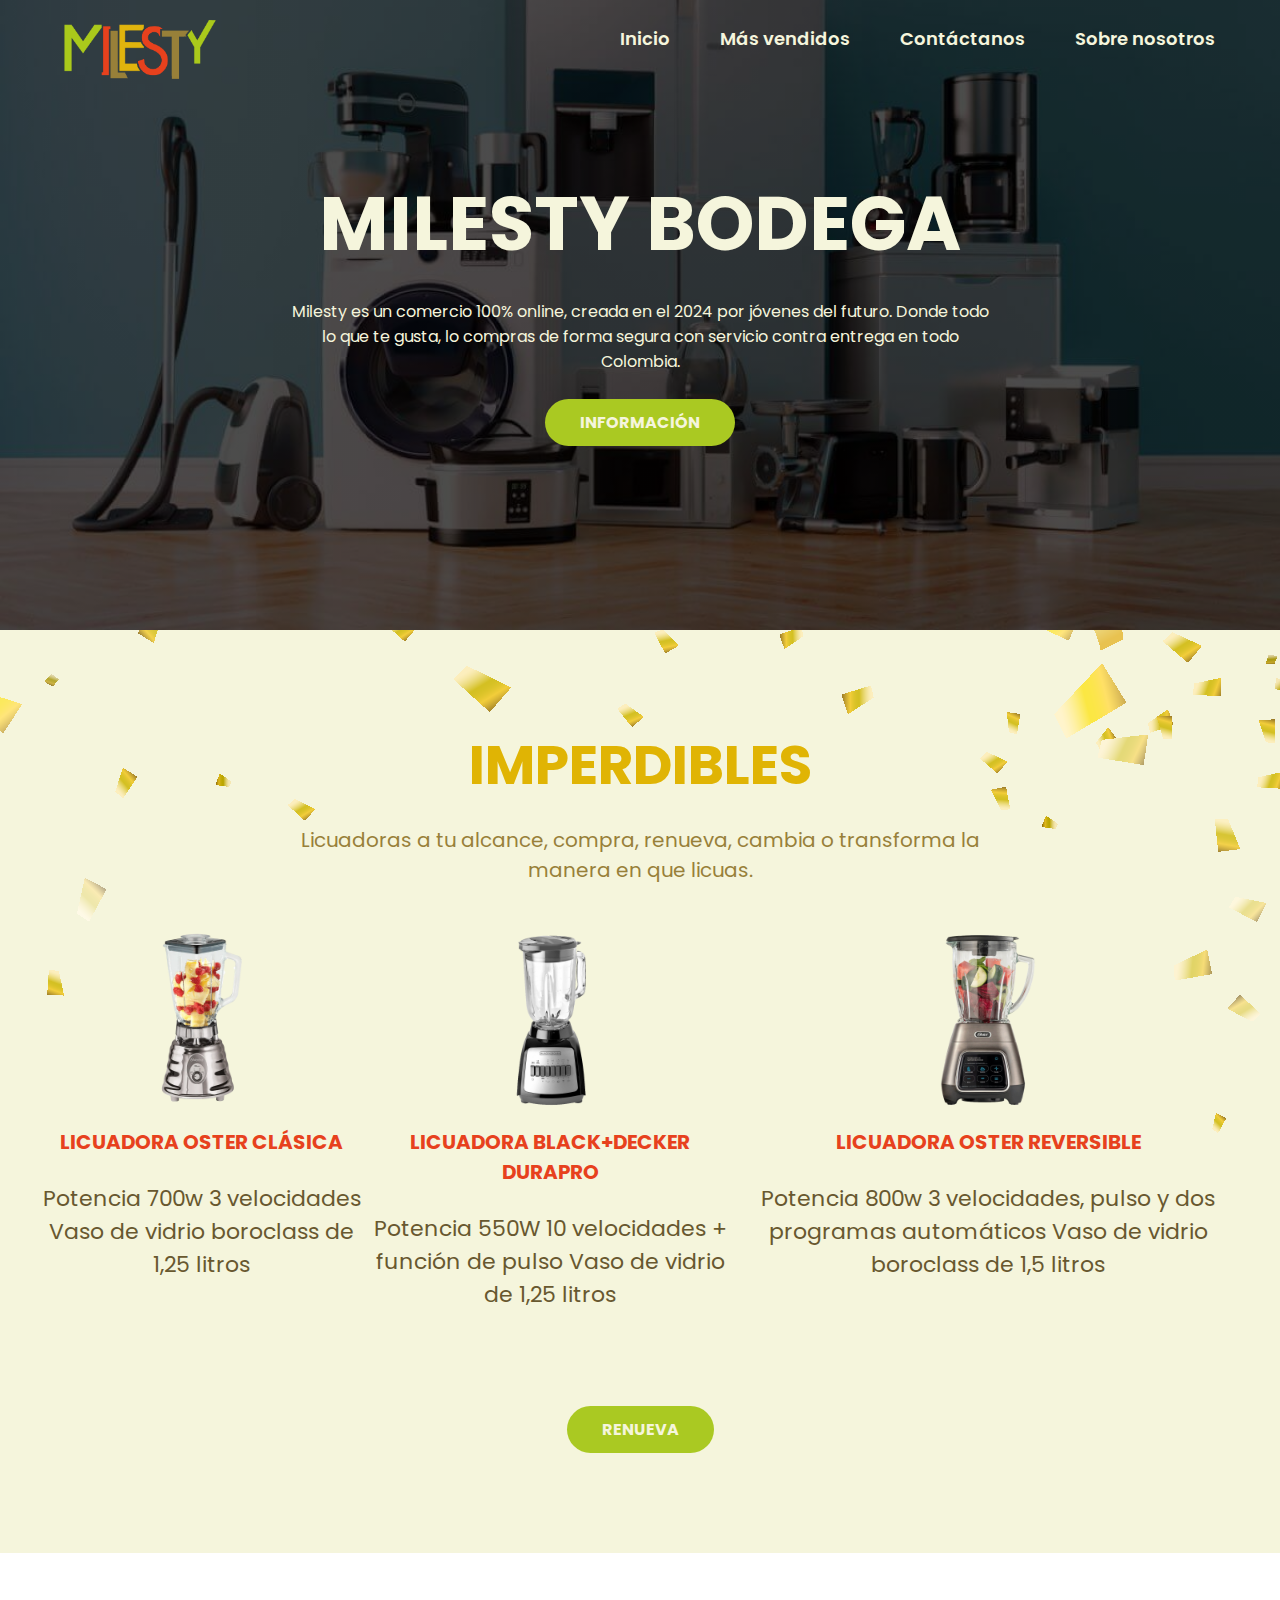
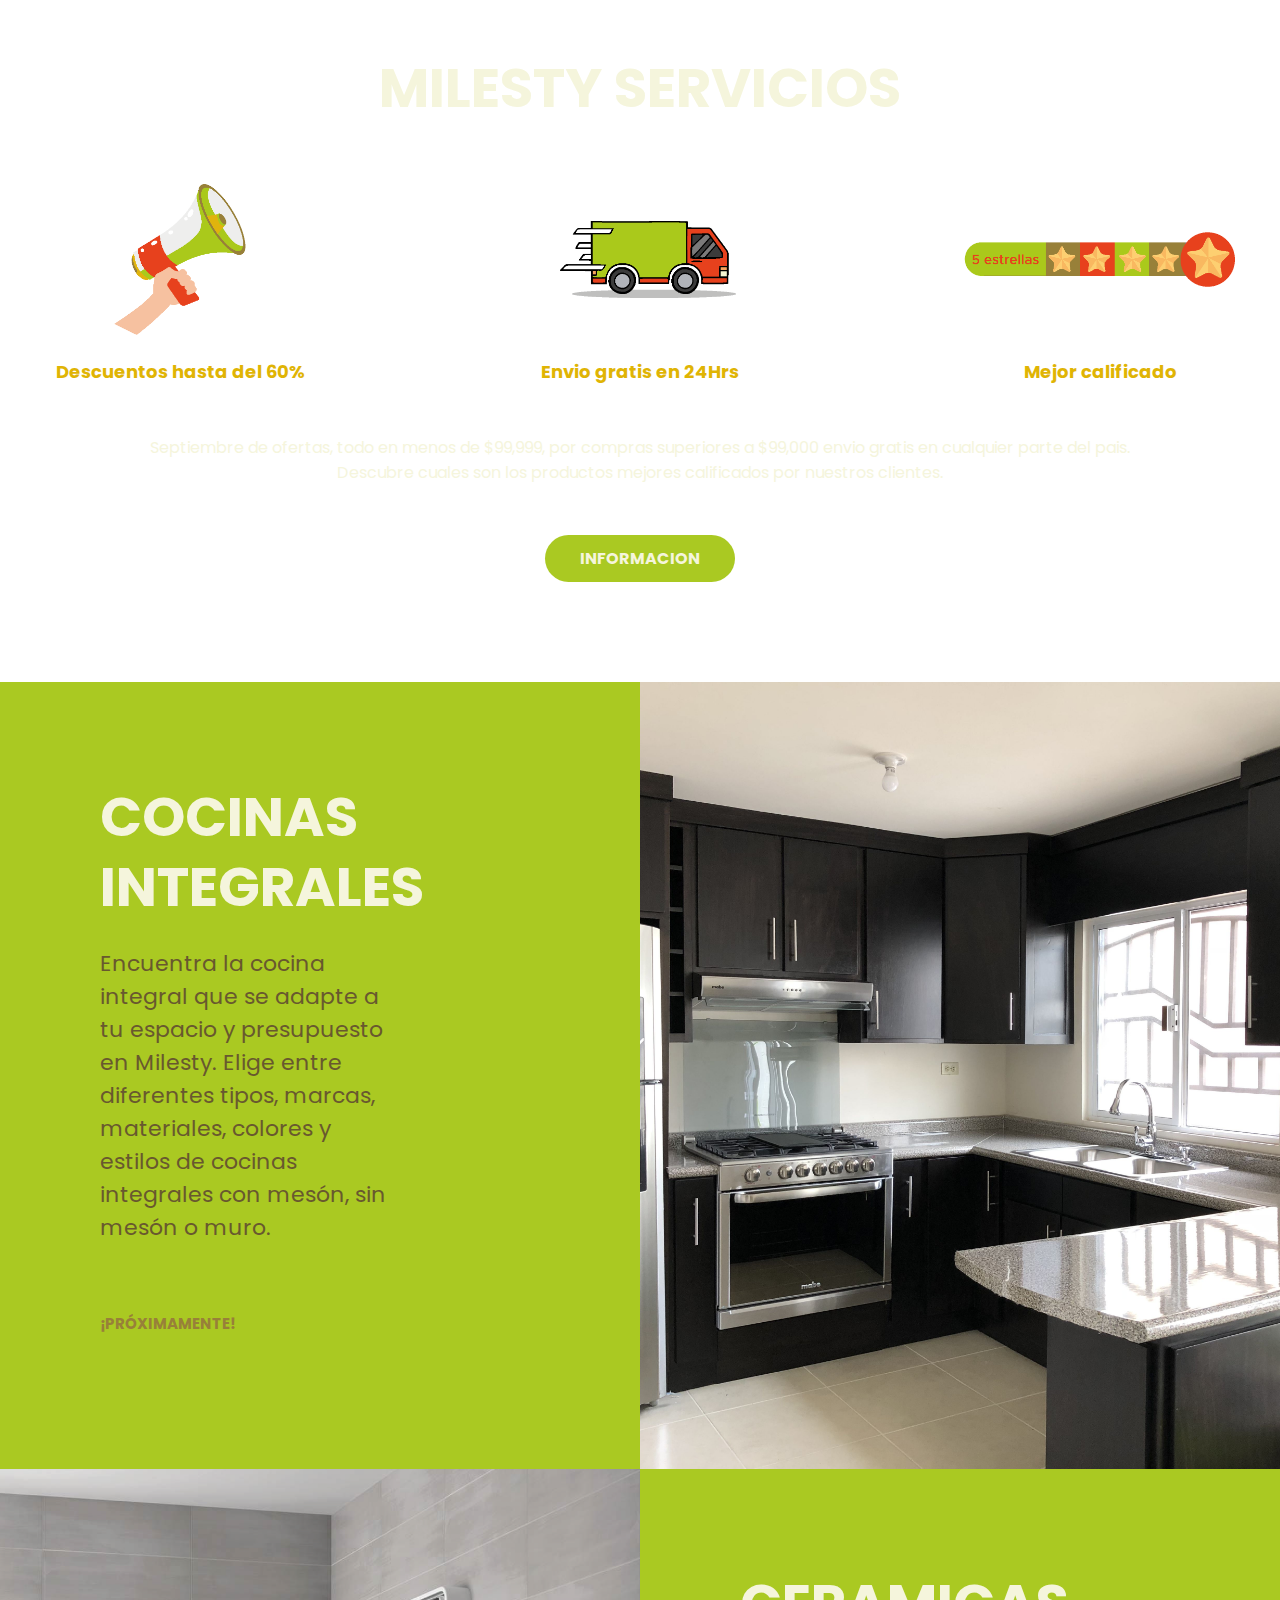
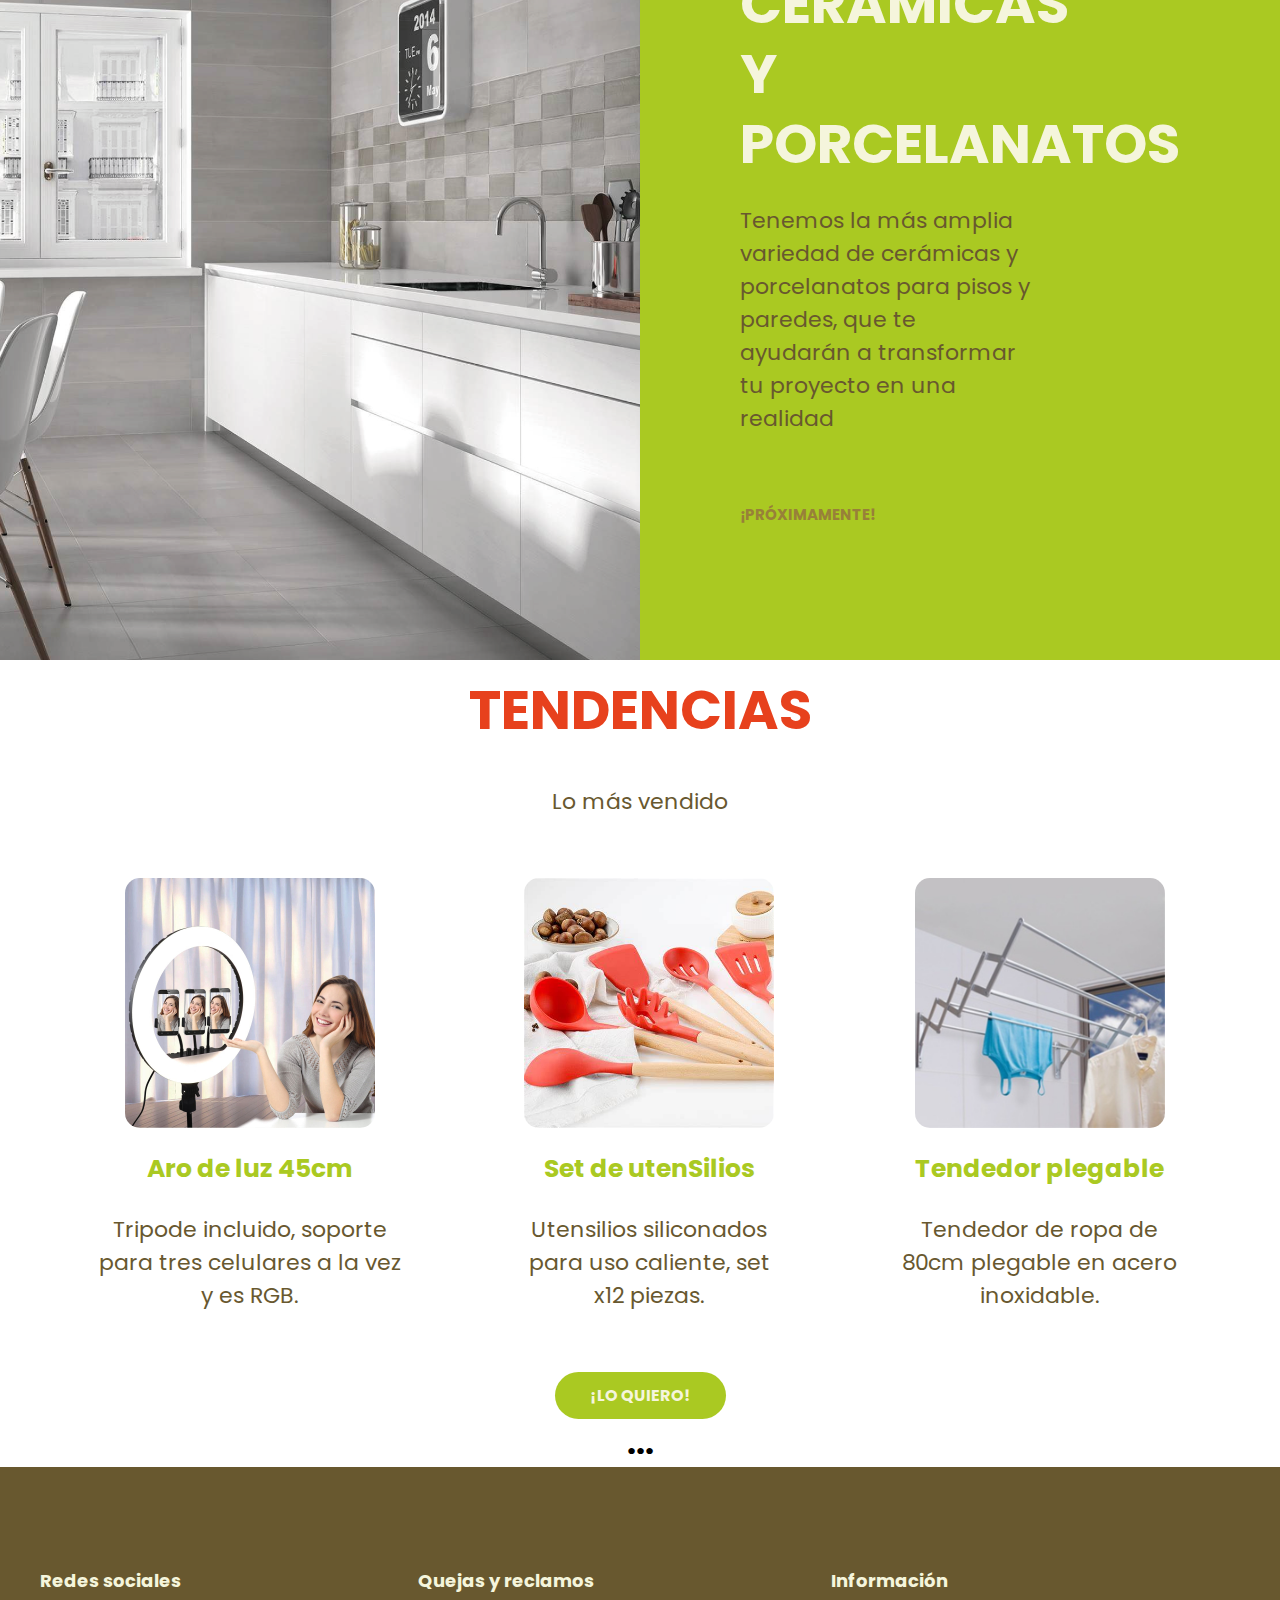
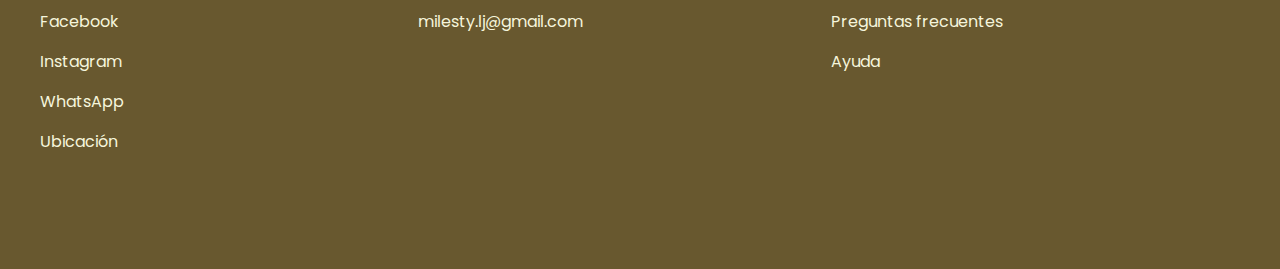
<file: index.html>
<!DOCTYPE html>
    <html lang="es">
    <head>
        <meta charset="UTF-8">
        <meta name="viewport" content="width=device-width, initial-scale=1.0">
        <meta name="description" content="Milesty bodega productos para el hogar y para tu comodidad, contraentrega en todo Colombia. Tienda online">
        <title>Milesty</title>
        <link rel="stylesheet" type="text/css" href="css/styles.css">
        <link rel="shortcut icon" href="images/ms.png">
    </head>

    <body>
    <header class="header">
        <div class="menu container">
            <a href="#" class="logo"> </a>
            <img class="milestylo-img" src="images/logo-14.png" alt="">
            <input type="checkbox" id="menu">
            <label for="menu">
                <img src="images/menu.png" class="menu-icono" alt="">
            </label>
            <nav class="navbar">
                <ul>
                    <li><a href="../index.html">Inicio</a></li>
                    <li><a href="pages/catalogo/catalogo.html">Más vendidos</a></li>
                    <li><a href="pages/contactanos/contactanos.html">Contáctanos</a></li>
                    <li><a href="pages/sobrenosotros/sobrenosotros.html">Sobre nosotros</a></li>
                </ul>
            </nav>
        </div>

        <div class="header-content container">
            <h1>Milesty bodega</h1>
            <p>Milesty es un comercio 100% online, creada en el 2024 por jóvenes del futuro.
                Donde todo lo que te gusta, lo compras de forma segura con servicio contra entrega en todo Colombia.
                </p>
            <a href="pages/sobrenosotros/sobrenosotros.html" class="btn-1"><h4>Información</h4> </a>
        </div>
    </header>

    <section class="milesty">

        <img class="milesty-img" src="images/confeti-01.png" alt="">

        <div class="milesty-content container">

            <h2> IMPERDIBLES</h2>
            <p class="txt-p">
                Licuadoras a tu alcance, compra, renueva, cambia o transforma la manera en que licuas.
             </p>

             <div class="milesty-group">
                <div class="milesty-1">
                    <img src="images/p1.webp" alt="">
                    <h3>LICUADORA OSTER CLÁSICA </h3>
                    <p>Potencia 700w
                        3 velocidades
                        Vaso de vidrio boroclass de 1,25 litros
                        </p>
                </div>
                <div class="milesty-1">
                    <img src="images/p2.jpg" alt="">
                    <h3>LICUADORA BLACK+DECKER DURAPRO</h3>
                    <p>Potencia 550W
                        10 velocidades + función de pulso
                        Vaso de vidrio de 1,25 litros
                        </p>
                </div>
                <div class="milesty-1">
                    <img src="images/p3.png" alt="">
                    <h3>LICUADORA OSTER REVERSIBLE</h3>
                    <p>Potencia 800w 
                        
                        3 velocidades, pulso y dos programas automáticos
                        Vaso de vidrio boroclass de 1,5 litros
                        </p>
                </div>
             </div>
             <a href="#" class="btn-1"><h4>Renueva</h4></a>
        </div>
    </section>

    <main class="services">
        <div class="services-content container">
            <h2>Milesty servicios</h2>

            <div class="services-group">
                <div class="services-1">
                    <img src="images/bocina-16.png" alt="">
                    <h3>Descuentos hasta del 60%</h3>
                </div>
                <div class="services-1">
                    <img src="images/envio-16.png" alt="">
                    <h3>Envio gratis en 24Hrs</h3>
                </div>
                <div class="services-1">
                    <img src="images/calificaciones-16.png" alt="">
                    <h3>Mejor calificado</h3>
                </div>

            </div>
            <p>Septiembre de ofertas, todo en menos de $99,999, por compras superiores a $99,000 envio gratis en cualquier parte del pais. Descubre cuales son los productos mejores calificados por nuestros clientes.</p>
            <a href="pages/catalogo/catalogo.html" class="btn-1"><h4>Informacion</h4></a>
        </div>
    </main>

    <section class="general">
        <h2></h2>
        <div class="general-1">
            <h2>Cocinas integrales</h2>
            <p>Encuentra la cocina integral que se adapte a tu espacio y presupuesto en Milesty. Elige entre diferentes tipos, marcas, materiales, colores y estilos de cocinas integrales con mesón, sin mesón o muro. </p>
            <a href="#" class=""><h5>¡Próximamente!</h5></a>
        </div>
        <div class="general-2"></div>

    </section>

    <section class="general">
        <div class="general-3"></div>
        <div class="general-1">
            <h2>Ceramicas y porcelanatos</h2>
            <p>Tenemos la más amplia variedad de cerámicas y porcelanatos para pisos y paredes, que te ayudarán a transformar tu proyecto en una realidad </p>
            <a href="#" class=""><h5>¡Próximamente!</h5></a>
        </div>
    </section>    

    <section class="blog container">

        <h2>Tendencias</h2>
        <p>Lo más vendido</p>

        <div class="blog-content">
        <div class="blog-1">
             <img src="images/Aro.jpg" alt="">
             <h3>Aro de luz 45cm</h3>
             <p>Tripode incluido, soporte para tres celulares a la vez y es RGB.</p>
        </div>

        <div class="blog-1">
            <img src="images/utensilios.jpeg" alt="">
            <h3>Set de utenSilios</h3>
            <p>Utensilios siliconados para uso caliente, set x12 piezas.</p>
        </div>
        <div class="blog-1">
            <img src="images/Tendedor.jpg" alt="">
            <h3>Tendedor plegable</h3>
            <p>Tendedor de ropa de 80cm plegable en acero inoxidable.</p>
        </div>
    </div>
    </div>
    <a href="#" class="btn-1"><h4>¡Lo quiero!</h4></a>
    <h1>...</h1>
    </section>

    <footer class="footer">
        <div class="footer-content container">
            <div class="link">
                <h3> Redes sociales</h3>
                <ul>
                    <li><a href="https://www.facebook.com/milestyco">Facebook</a></li>
                    <li><a href="https://www.instagram.com/milesty_bodega">Instagram</a></li>
                    <li><a href="https://wa.link/28l7l3">WhatsApp</a></li>
                    <li><a href="https://maps.app.goo.gl/XaCfBWfVnbc6ke7T6">Ubicación</a></li>
                </ul>

            </div>
            <div class="link">
                <h3> Quejas y reclamos</h3>
                <ul>
                    <li><a href="#">milesty.lj@gmail.com</a></li>
                    <li><a href="#"></a></li>
                    <li><a href="#"></a></li>
                    <li><a href="#"></a></li>
                </ul>

            </div>
            <div class="link">
                <h3>Información </h3>
                <ul>
                    <li><a href="">Preguntas frecuentes</a></li>
                    <li><a href="#">Ayuda</a></li>
                    <li><a href="#"></a></li>
                    <li><a href="#"></a></li>
                </ul>

            </div>
            <div class="link">
                <h3></h3>
                <ul>
                    <li><a href="#"></a></li>
                    <li><a href="#"></a></li>
                    <li><a href="#"></a></li>
                    <li><a href="#"></a></li>
                </ul>

            </div>

        </div>
    </footer>
    
</body>
</html>
</file>
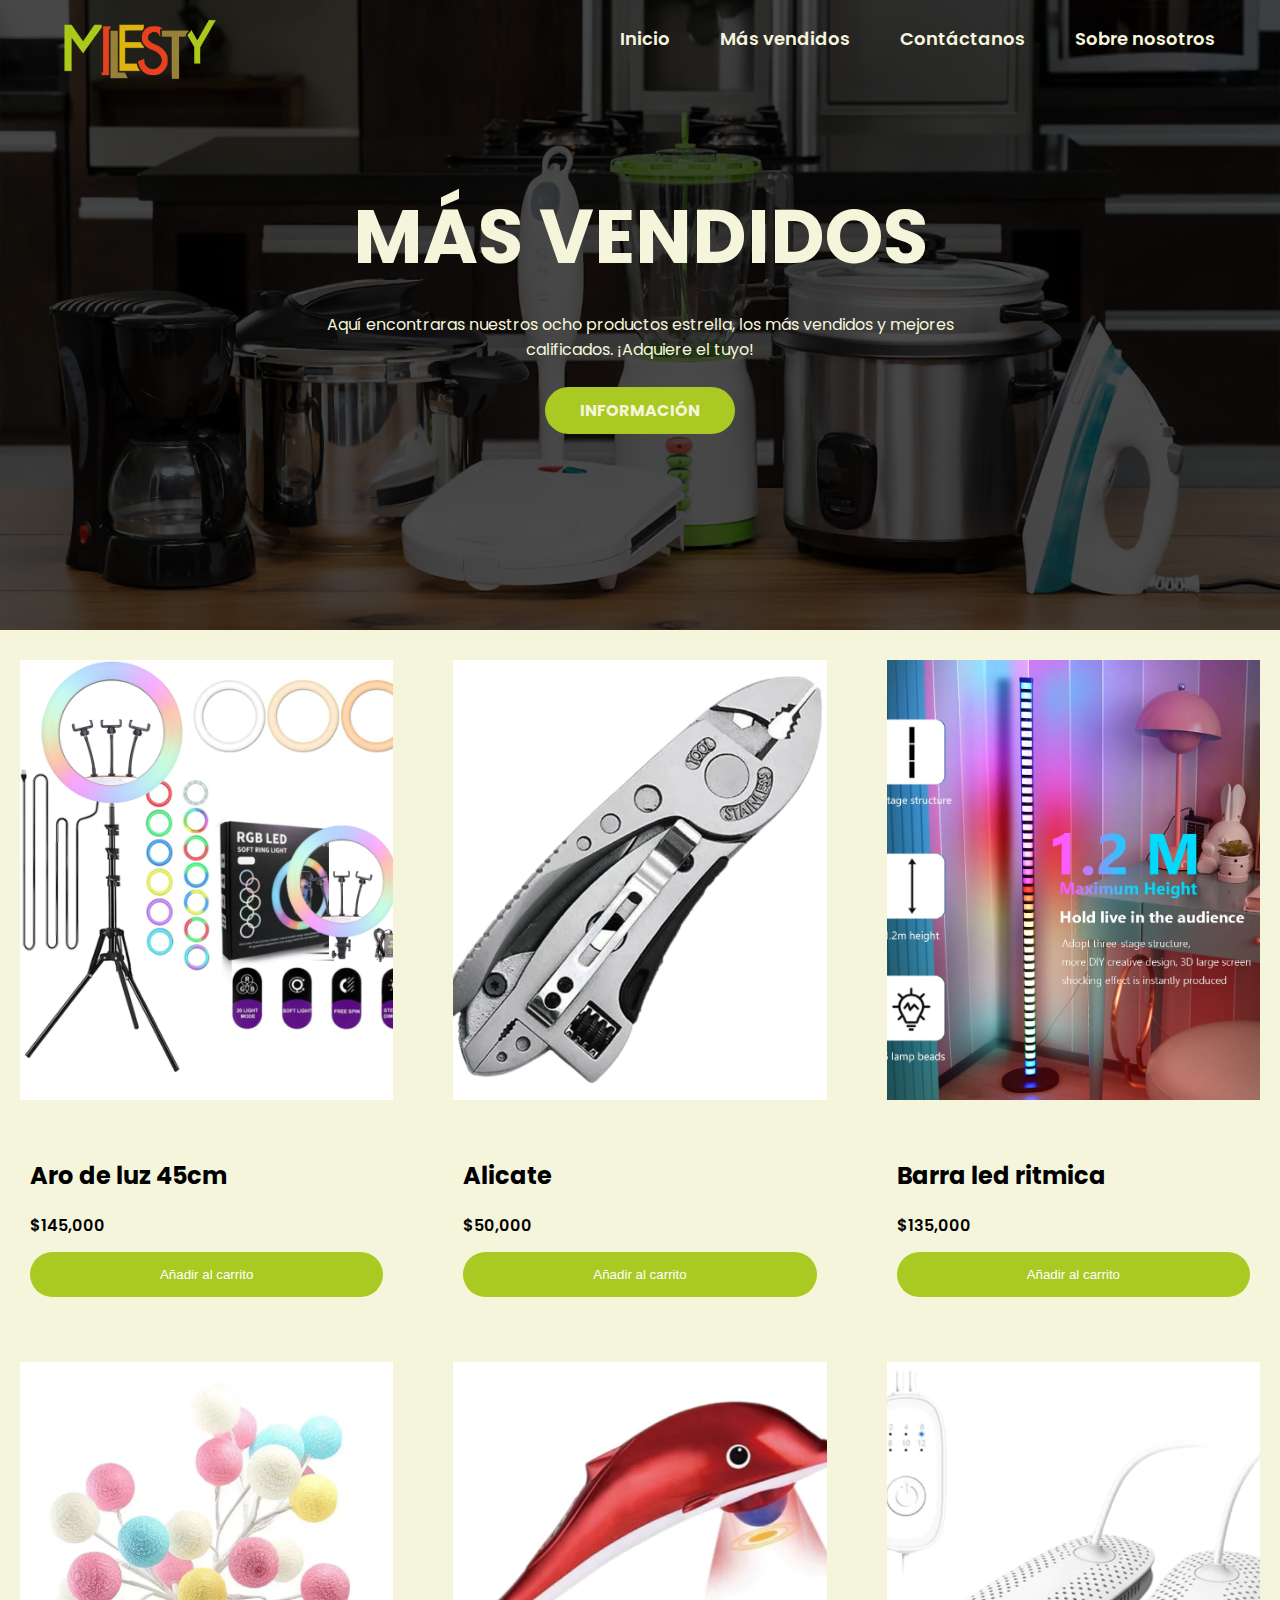
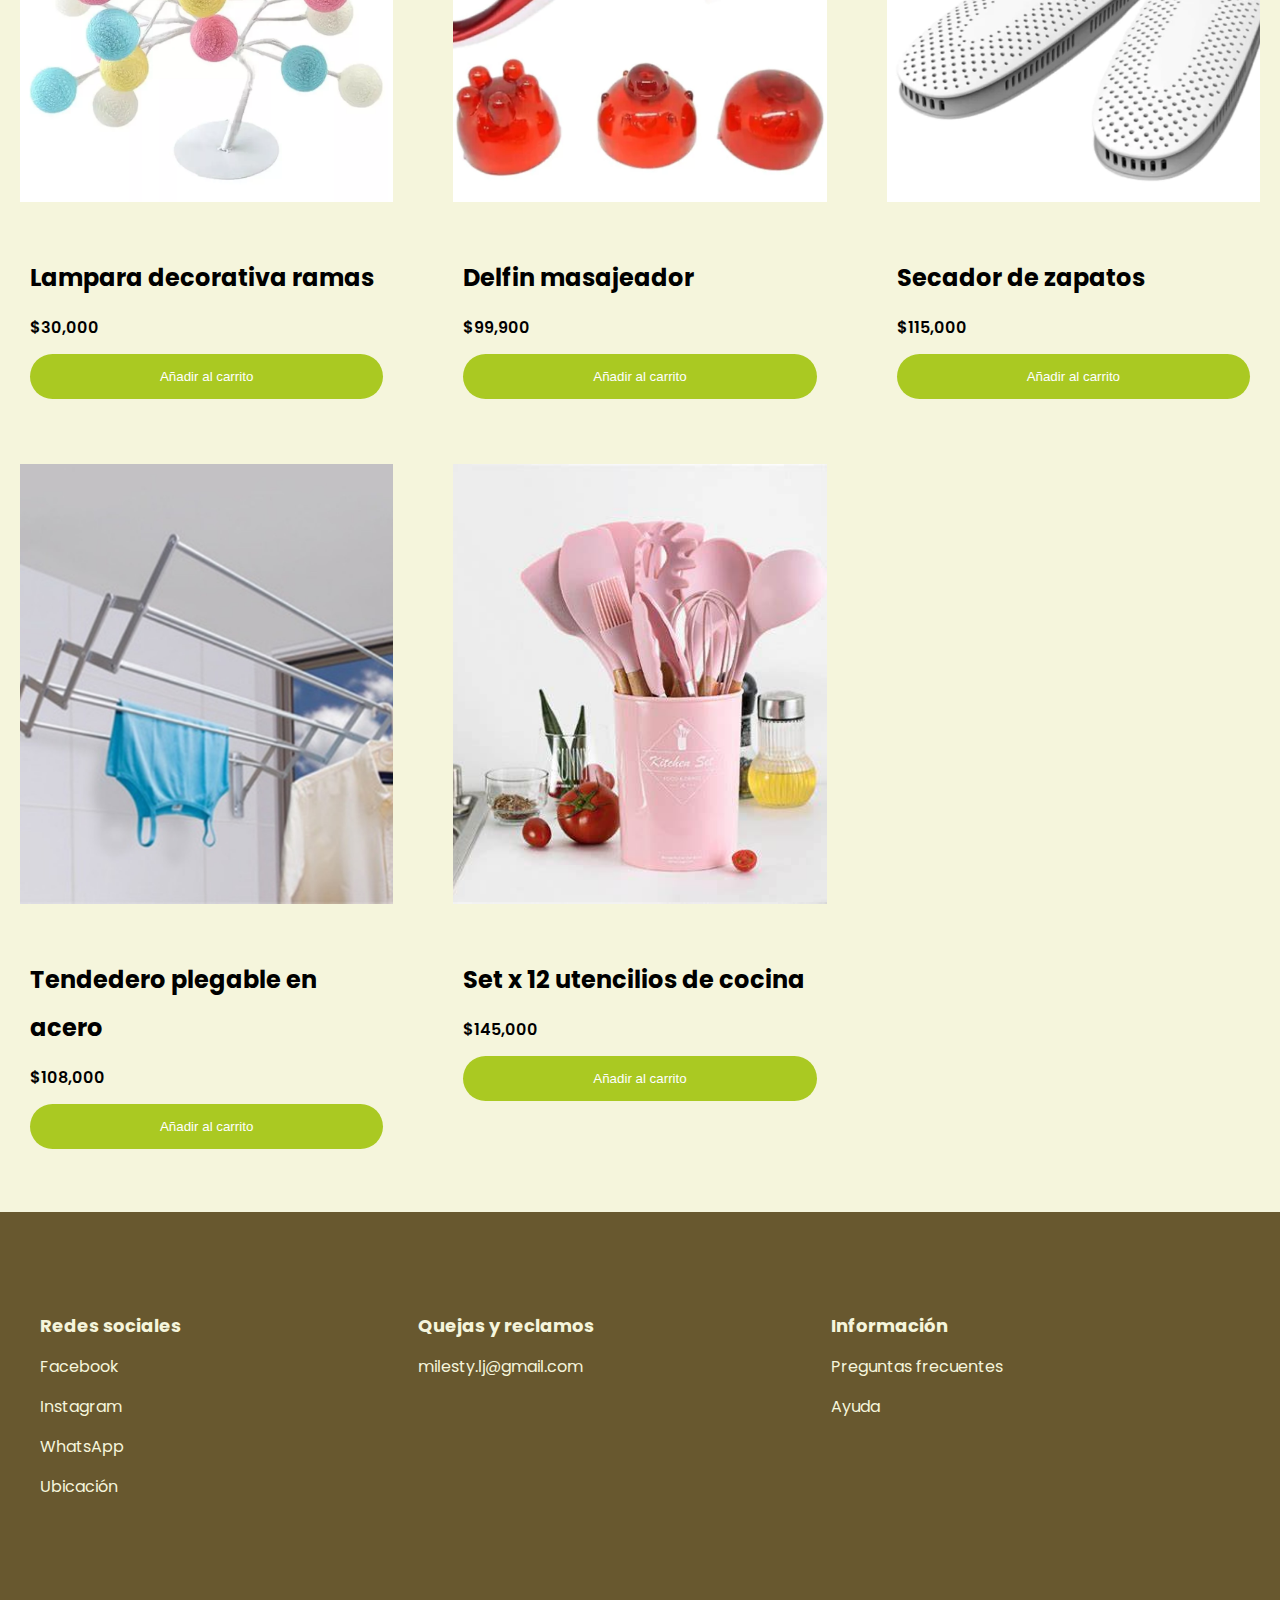
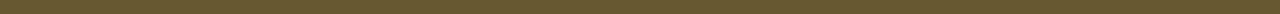
<file: pages/catalogo/catalogo.html>
<!DOCTYPE html>
    <html lang="es">
        <head>
            <meta charset="UTF-8">
            <meta name="viewport" content="width=device-width, initial-scale=1.0">
            <meta name="description" content="Milesty bodega productos para el hogar y para tu comodidad, contraentrega en todo Colombia. Tienda online">
            <title>Catalogo</title>
            <link rel="stylesheet" type="text/css" href="css/styles.css">
            <link rel="shortcut icon" href="images/ms.png">
        </head>

        <body>
            <header class="header">
                <div class="menu container">
                    <a href="#" class="logo"> </a>
                    <img class="milestylo-img" src="images/logo-14.png" alt="">
                    <input type="checkbox" id="menu">
                    <label for="menu">
                        <img src="images/menu.png" class="menu-icono" alt="">
                    </label>
                    <nav class="navbar">
                        <ul>
                            <li><a href="../../index.html">Inicio</a></li>
                            <li><a href="../catalogo/catalogo.html">Más vendidos</a></li>
                            <li><a href="../contactanos/contactanos.html">Contáctanos</a></li>
                            <li><a href="../sobrenosotros/sobrenosotros.html">Sobre nosotros</a></li>
                        </ul>
                    </nav>
                </div>

                <div class="header-content container">
                    <h1>MÁs vendidos</h1>
                    <p>Aquí encontraras nuestros ocho productos estrella, los más vendidos y mejores calificados.
                        ¡Adquiere el tuyo! 
                        </p>
                    <a href="../../index.html" class="btn-1"><h4>Información </h4> </a>
                </div>
            </header>

            <div class="container-items">
            <div class="item">
                <figure>
                <img src="images/Aro.png" alt="product"> </figure>
                <div class="info-product">
                    <h2>Aro de luz 45cm</h2>
                    <p class="price">$145,000</p>
                    <button>Añadir al carrito</button>
                </div>
            </div>
            <div class="item">
                <figure>
                <img src="images/alicate.webp" alt="product"></figure>
                <div class="info-product">
                    <h2>Alicate</h2>
                    <p class="price">$50,000</p>
                    <button>Añadir al carrito</button>
                </div>
            </div>
            <div class="item">
                <figure>
                <img src="images/barraled.webp" alt="product"></figure>
                <div class="info-product">
                    <h2>Barra led ritmica</h2>
                    <p class="price">$135,000</p>
                    <button>Añadir al carrito</button>
                </div>
            </div>
            <div class="item">
                <figure>
                <img src="images/lamparaarbol.webp" alt="product"></figure>
                <div class="info-product">
                    <h2>Lampara decorativa ramas</h2>
                    <p class="price">$30,000</p>
                    <button>Añadir al carrito</button>
                </div>
            </div>
            <div class="item">
                <figure>
                <img src="images/Masajeador.webp" alt="product"></figure>
                <div class="info-product">
                    <h2>Delfin masajeador</h2>
                    <p class="price">$99,900</p>
                    <button>Añadir al carrito</button>
                </div>
            </div>
            <div class="item">
                <figure>
                <img src="images/Secadorzapatos.webp" alt="product"></figure>
                <div class="info-product">
                    <h2>Secador de zapatos</h2>
                    <p class="price">$115,000</p>
                    <button>Añadir al carrito</button>
                </div>
            </div>
            <div class="item">
                <figure>
                <img src="images/Tendedor.jpg" alt="product"></figure>
                <div class="info-product">
                    <h2>Tendedero plegable en acero</h2>
                    <p class="price">$108,000</p>
                    <button>Añadir al carrito</button>
                </div>
            </div>
            <div class="item">
                <figure>
                <img src="images/utensilios.jpeg" alt="product"></figure>
                <div class="info-product">
                    <h2>Set x 12 utencilios de cocina</h2>
                    <p class="price">$145,000</p>
                    <button>Añadir al carrito</button>
                </div>
            </div>
        
           </div>
           
           <h1 class="punto">...</h1>
           <footer class="footer">
            <div class="footer-content container">
                <div class="link">
                    <h3> Redes sociales</h3>
                    <ul>
                        <li><a href="https://www.facebook.com/milestyco">Facebook</a></li>
                        <li><a href="https://www.instagram.com/milesty_bodega">Instagram</a></li>
                        <li><a href="https://wa.link/28l7l3">WhatsApp</a></li>
                        <li><a href="https://maps.app.goo.gl/XaCfBWfVnbc6ke7T6">Ubicación </a></li>
                    </ul>
    
                </div>
                <div class="link">
                    <h3> Quejas y reclamos</h3>
                    <ul>
                        <li><a href="#">milesty.lj@gmail.com</a></li>
                        <li><a href="#"></a></li>
                        <li><a href="#"></a></li>
                        <li><a href="#"></a></li>
                    </ul>
    
                </div>
                <div class="link">
                    <h3>Información </h3>
                    <ul>
                        <li><a href="">Preguntas frecuentes</a></li>
                        <li><a href="#">Ayuda</a></li>
                        <li><a href="#"></a></li>
                        <li><a href="#"></a></li>
                    </ul>
    
                </div>
                <div class="link">
                    <h3></h3>
                    <ul>
                        <li><a href="#"></a></li>
                        <li><a href="#"></a></li>
                        <li><a href="#"></a></li>
                        <li><a href="#"></a></li>
                    </ul>
    
                </div>
    
            </div>
        </footer>
        </body>
    </html>
</file>
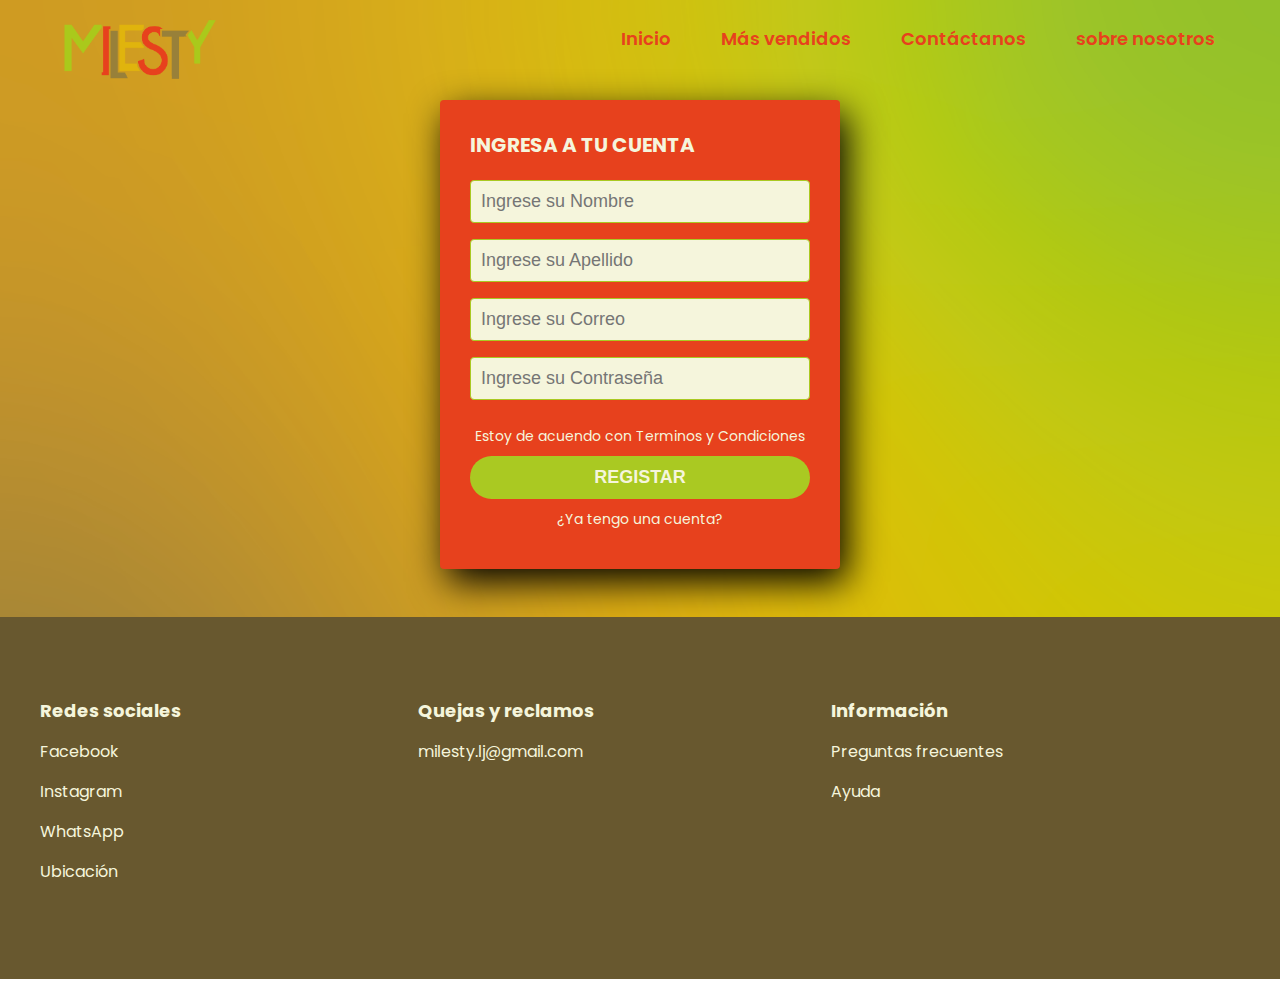
<file: pages/contactanos/contactanos.html>
<!DOCTYPE html>
    <html lang="es">
        <head>
            <meta charset="UTF-8">
            <meta name="viewport" content="width=device-width, initial-scale=1.0">
            <meta name="description" content="Milesty bodega productos para el hogar y para tu comodidad, contraentrega en todo Colombia. Tienda online">
            <title>Contactanos</title>
            <link rel="stylesheet" type="text/css" href="css/styles.css">
            <link rel="shortcut icon" href="images/ms.png">
        </head>

        <body>
            <header class="header">
                <div class="menu container">
                    <a href="#" class="logo"> </a>
                    <img class="milestylo-img" src="images/logo-14.png" alt="">
                    <input type="checkbox" id="menu">
                    <label for="menu">
                        <img src="images/menu.png" class="menu-icono" alt="">
                    </label>
                    <nav class="navbar">
                        <ul>
                            <li><a href="../../index.html">Inicio</a></li>
                            <li><a href="../catalogo/catalogo.html">Más vendidos</a></li>
                            <li><a href="../contactanos/contactanos.html">Contáctanos</a></li>
                            <li><a href="../sobrenosotros/sobrenosotros.html">sobre nosotros</a></li>
                        </ul>
                    </nav>
                </div>

            </header>
                <section class="form-register">
                    <h2>INGRESA A TU CUENTA</h2>
                    <input class="controls" type="text" name="nombres" id="nombres" placeholder="Ingrese su Nombre">
                    <input class="controls" type="text" name="apellidos" id="apellidos" placeholder="Ingrese su Apellido">
                    <input class="controls" type="email" name="correo" id="correo" placeholder="Ingrese su Correo">
                    <input class="controls" type="password" name="nombres" id="nombres" placeholder="Ingrese su Contraseña">
                    <p>Estoy de acuendo con <a href="#">Terminos y Condiciones</a></p>
                    <input href="../../index.html" class="btn-1" type="submit" value="Registar">
                    <p><a href="#">¿Ya tengo una cuenta?</a></p>
                </section>

                <h1 class="punto">...</h1>
                <footer class="footer">
                    <div class="footer-content container">
                
                        <div class="link">
                            <h3> Redes sociales</h3>
                            <ul>
                                <li><a href="https://www.facebook.com/milestyco">Facebook</a></li>
                                <li><a href="https://www.instagram.com/milesty_bodega">Instagram</a></li>
                                <li><a href="https://wa.link/28l7l3">WhatsApp</a></li>
                                <li><a href="https://maps.app.goo.gl/XaCfBWfVnbc6ke7T6">Ubicación </a></li>
                            </ul>
            
                        </div>
                        <div class="link">
                            <h3> Quejas y reclamos</h3>
                            <ul>
                                <li><a href="#">milesty.lj@gmail.com</a></li>
                                <li><a href="#"></a></li>
                                <li><a href="#"></a></li>
                                <li><a href="#"></a></li>
                            </ul>
            
                        </div>
                        <div class="link">
                            <h3>Información </h3>
                            <ul>
                                <li><a href="">Preguntas frecuentes</a></li>
                                <li><a href="#">Ayuda</a></li>
                                <li><a href="#"></a></li>
                                <li><a href="#"></a></li>
                            </ul>
            
                        </div>
                        <div class="link">
                            <h3></h3>
                            <ul>
                                <li><a href="#"></a></li>
                                <li><a href="#"></a></li>
                                <li><a href="#"></a></li>
                                <li><a href="#"></a></li>
                            </ul>
            
                        </div>
            
                    </div>
                </footer>
        </body>
    </html>
</file>
<file: css/styles.css>
@import url('https://fonts.googleapis.com/css2?family=Poppins:ital,wght@0,100;0,200;0,300;0,400;0,500;0,600;0,700;0,800;0,900;1,100;1,200;1,300;1,400;1,500;1,600;1,700;1,800;1,900&display=swap');
*{
    margin: 0;
    padding: 0;
    box-sizing: border-box;
    text-decoration: none;
    list-style: none;
}

body {
    font-family: 'Poppins', sans-serif;
}

.container {
    max-width: 1200px; 
    margin: 0 auto;
}

.header {
    background-image: linear-gradient(
        rgba(0,0,0,0.7),
        rgba(0,0,0,0.7)),
        url(../images/milestycabezote.jpg);
    background-position:  center bottom;
    background-repeat: no-repeat;
    background-size: cover;
    min-height: 70vh;
    display: flex;
    align-items: center;
}

.menu {
    position: absolute;
    top: 0;
    left: 0;
    right: 0;
    display: flex;
    align-items: center;
    justify-content: space-between;
}

.logo {
    color: #f5f5dc;
    font-size: 25px;
    font-weight: 800;

}

.milestylo-img {
    position: absolute;
    width: 200px;
    padding: 15px;
    top: 0;
    left: 0;
    right: 0;
    display: flex;
    align-items: center;
    justify-content: space-between;
}

.menu .navbar ul li{
    position: relative;
    float: left;
}

.menu .navbar ul li a {
    font-size: 18px;
    padding: 25px;
    color: #f5f5dc;
    display: block;
    font-weight: 600;
}

.menu .navbar ul li a:hover{
    color: #AAC922;
}

#menu {
    display: none;
}

.menu-icono {
    width: 60px;
}

.menu label{
    cursor: pointer;
    display: none;
}

.header-content {
    text-align: center;
}

.header-content h1 {
    font-size: 75px;
    line-height: 80px;
    color: #f5f5dc;
    text-transform: uppercase;
    margin-bottom: 35px;
}

.header-content p {
    font-size: 16px;
    color: beige;
    padding: 0 250px;
    margin-bottom: 25px;
}

.btn-1 {
    display: inline-block;
    padding: 11px 35px;
    background-color: #AAC922;
    color: beige;
    text-transform: uppercase;
    border-radius: 100px;
}

.btn-1:hover {
    background-color: #988039;
}

.milesty {
    padding: 100px 0;
    background-color: #f5f5dc;
    position: relative;
}

.milesty-content {
    text-align: center;
}

.milesty-content h2 {
    font-size: 55px;
    line-height: 70px;
    color: #e0b404;
    text-transform: uppercase;
    padding: 0 250px;
    margin-bottom: 15px;
}

.txt-p {
    font-size: 20px;
    color: #988039;
    padding: 0 250px;
    margin-bottom: 35px;
}

.milesty-group {
    display: flex;
    justify-content: space-between;
    margin-bottom: 50px;
}

.milesty-1 img {
    width: 200px;

}

.milesty-img {
    position: absolute;
    top: 0;
    right: 0;
}


.milesty-1 h3{
    color: #e7411d;
    font-size: 20px;
    margin-bottom: 15px;
}


.services{
    background-image: linear-gradient(
        rgba(0,0,0,0.7),
        rgba(0,0,0,0.7)),
        url(../images/fondo.jpeg);
        background-position: center center;
        background-repeat: no-repeat;
        background-size: cover;
        background-attachment: fixed;
        padding: 100px 0;
}

.services-content {
    text-align: center;
}

.services-content h2 {
    font-size: 55px;
    line-height: 70px;
    color: beige;
    text-transform: uppercase;
    margin-bottom: 50px;
}

.services-content p {
    font-size: 16px;
    color: beige;
    margin-bottom: 50px;
    padding: 0 100px;
}

.services-group {
    display: flex;
    justify-content: space-between;
    margin-bottom: 50px;
}

.services-1 {
    padding: 0px;
}

.services-1 img {
    width: 280px;
    margin-bottom: 5px;
}

.services-1 h3 {
    color: #e0b404;
    font-size: 18px;
}

.general {
    display: flex
}

.general-1 {
    width: 50%;
    padding: 100px 250px 100px 100px;
    background-color: #AAC922;
}

.general-2 {
    background-image: url(../images/cocina.jpeg);
    background-position: center center;
    background-repeat: no-repeat;
    background-size: cover;
    width: 50%;
}

.general-3 {
    background-image: url(../images/ceramicas.png);
    background-position: center center;
    background-repeat: no-repeat;
    background-size: cover;
    width: 50%;
}

h2 {
    font-size: 55px;
    line-height: 70px;
    color: beige;
    text-transform: uppercase;
    margin-bottom: 10px;
}

h5{
    font-size: 15px;
    line-height: 70px;
    color: #988039;
    text-transform: uppercase;
    margin-bottom: 10px;
}
p {
    font-size: 22px;
    color: #68582f;
    margin: 25px 0 45px 0;
}

.blog {
    padding: 0px 0;
    text-align: center;
}

.blog h2{
    font-size: 55px;
    line-height: 70px;
    color: #e7411d;
    text-transform: uppercase;
    margin-bottom: 10px;
    padding: 15px 0;
}

.blog-content{
    display: flex;
    justify-content: space-between;
}

.blog-1 {
    padding: 15px 55px;
}

.blog-1 img {
    width: 250px;
    border-radius: 15px;
    margin-bottom: 15px;
}

.blog-1 h3 {
    font-size: 25px;
    color: #AAC922;
}


.footer {
    padding: 100px 0;
    background-color: #68582f;
}

.footer-content {
    display: flex;
    justify-content: space-between;
}


.link h3 {
    font-size: 18px;
    color: beige;
    margin-bottom: 15px;
}

.link a {
    font-size: 16px;
    color: beige;
    display: block;
    margin-bottom: 15px;
}

@media(max-width:991px) {
    .menu {
        padding: 30px;

    }
    .menu label {
        display: initial;
    }

    .menu .navbar {
        position: absolute;
        top: 100%;
        left: 0;
        right: 0;
        background-color: rgb(28, 46, 40);
        display: none;
    }

    .menu .navbar ul li {
        width: 100%;
    }

    #menu:checked ~ .navbar{
        display: initial;
    }

    .header {
        min-height: 0vh;
    }

    .header-content {
        padding: 100px 30px;

    }

    .header-content p {
        padding: 0;
    }

    .milesty{
        padding: 30px;
    }

    .milesty-content h2 {
        padding: 0;
    }
    
    .txt-p {
        padding: 0;
    }

    .milesty-group {
        flex-direction: column;
        margin-bottom: 0;
    }

    .milesty-img {
        display: none;
    }

    .services {
        padding: 30px;
    }

    .services-content p {
        padding: 0;
    }

    .services-group {
        flex-direction: column;
        margin-bottom: 0;
    }

    .services-1 {
        margin-bottom: 25px;
    }

    .general {
        flex-direction: column;
    }

    .general-1 {
        width: 100%;
        padding: 30px;
        text-align: center;
    }

    .general-2, .general-3 {
        display: none;
    }

    .blog {
        padding: 30px;
    }

    .blog-content {
        flex-direction: column;
    }

    .blog-1 {
        padding: 0;
    }

    .footer {
        padding: 30px;
    }

    .footer-content {
        flex-direction: column;
        text-align: center;
    }

}
</file>
<file: pages/catalogo/css/styles.css>
@import url('https://fonts.googleapis.com/css2?family=Poppins:ital,wght@0,100;0,200;0,300;0,400;0,500;0,600;0,700;0,800;0,900;1,100;1,200;1,300;1,400;1,500;1,600;1,700;1,800;1,900&display=swap');
*{
    margin: 0;
    padding: 0;
    box-sizing: border-box;
    text-decoration: none;
    list-style: none;
}

body {
    font-family: 'Poppins', sans-serif;
    background-color: beige;
}
.container {
    max-width: 1200px; 
    margin: 0 auto;
}

.header {
    background-image: linear-gradient(
        rgba(0,0,0,0.7),
        rgba(0,0,0,0.7)),
        url(../images/fondo.jpg);
    background-position:  center bottom;
    background-repeat: no-repeat;
    background-size: cover;
    min-height: 70vh;
    display: flex;
    align-items: center;
}

.menu {
    position: absolute;
    top: 0;
    left: 0;
    right: 0;
    display: flex;
    align-items: center;
    justify-content: space-between;
}

.logo {
    color: #f5f5dc;
    font-size: 25px;
    font-weight: 800;

}

.milestylo-img {
    position: absolute;
    width: 200px;
    padding: 15px;
    top: 0;
    left: 0;
    right: 0;
    display: flex;
    align-items: center;
    justify-content: space-between;
}

.menu .navbar ul li{
    position: relative;
    float: left;
}

.menu .navbar ul li a {
    font-size: 18px;
    padding: 25px;
    color: #f5f5dc;
    display: block;
    font-weight: 600;
}

.menu .navbar ul li a:hover{
    color: #AAC922;
}

#menu {
    display: none;
}

.menu-icono {
    width: 60px;
}

.menu label{
    cursor: pointer;
    display: none;
}

.header-content {
    text-align: center;
}

.header-content h1 {
    font-size: 75px;
    line-height: 80px;
    color: #f5f5dc;
    text-transform: uppercase;
    margin-bottom: 35px;
}

.header-content p {
    font-size: 16px;
    color: beige;
    padding: 0 250px;
    margin-bottom: 25px;
}

.btn-1 {
    display: inline-block;
    padding: 11px 35px;
    background-color: #AAC922;
    color: beige;
    text-transform: uppercase;
    border-radius: 100px;
}

.btn-1:hover {
    background-color: #988039;
}

img {
    padding: 30px 20px;
    width: 100%;
    border-radius: 15px;
}

.container-items{
    display: grid;
    grid-template-columns: repeat(3, 1fr);
    gap: 20px;

}

.item {
    border-radius: 10px;
}

.item:hover{
    box-shadow: 0 10px 20px rgba(0,0,0,0.20);
}


.item img{
    width: 100%;
    height: 500px;
    object-fit: cover;
    border-radius: 10px 10px 0 0;
    transition: all .5s;
}

.item figure{
    overflow: hidden;
}

.item:hover img{
    transform: scale(1.2);
}


.info-product{
    padding: 15px 30px;
    line-height: 2;
    display: flex;
    flex-direction: column;
    gap: 10px;
}

.price{
    font-size: 16px;
    font-weight: 600;
}

.info-product button{
    border: none;
    background: none;
    background-color: #AAC922;
    color: white;
    padding: 15px 10px;
    cursor: pointer;
    border-radius: 100px;
}

.info-product:hover{
    background-color: white;
}

.info-product button:hover{
    background-color: #988039;
}

.punto{
    color: #ad7c1000;
}

.footer {
    padding: 100px 0;
    background-color: #68582f;
}

.footer-content {
    display: flex;
    justify-content: space-between;
}


.link h3 {
    font-size: 18px;
    color: beige;
    margin-bottom: 15px;
}

.link a {
    font-size: 16px;
    color: beige;
    display: block;
    margin-bottom: 15px;
}

@media(max-width:991px) {
    .menu {
        padding: 30px;

    }
    .menu label {
        display: initial;
    }

    .menu .navbar {
        position: absolute;
        top: 100%;
        left: 0;
        right: 0;
        background-color: rgb(28, 46, 40);
        display: none;
    }

    .menu .navbar ul li {
        width: 100%;
    }

    #menu:checked ~ .navbar{
        display: initial;
    }

    .header {
        min-height: 0vh;
    }

    .header-content {
        padding: 100px 30px;

    }

    .header-content p {
        padding: 0;
    }

    .footer {
        padding: 30px;
    }

    .footer-content {
        flex-direction: column;
        text-align: center;
    }
}
</file>
<file: pages/contactanos/css/styles.css>
@import url('https://fonts.googleapis.com/css2?family=Poppins:ital,wght@0,100;0,200;0,300;0,400;0,500;0,600;0,700;0,800;0,900;1,100;1,200;1,300;1,400;1,500;1,600;1,700;1,800;1,900&display=swap');
*{
    margin: 0;
    padding: 0;
    box-sizing: border-box;
    text-decoration: none;
    list-style: none;
}

body {
    font-family: 'Poppins', sans-serif;
    min-height: 100vh;
    background-image: url(../images/fondo-17.png);
    background-repeat: no-repeat;
    background-position: 50px 25px;
    background-position: 20% 10%;
    background-position: left top;
    background-position: left center;
    background-position: center center;
    height: 1800px 1200px;
    background-attachment: fixed;
    background-size: cover;
}

.container {
    max-width: 1200px; 
    margin: 0 auto;
}
/*
.header {
    background-image: linear-gradient(
        rgba(0,0,0,0.7),
        rgba(0,0,0,0.7)),
        url(../images/fondo.jpg);
    background-position:  center bottom;
    background-repeat: no-repeat;
    background-size: cover;
    min-height: 70vh;
    display: flex;
    align-items: center;
}*/

.menu {
    position: absolute;
    top: 0;
    left: 0;
    right: 0;
    display: flex;
    align-items: center;
    justify-content: space-between;
}

.logo {
    color: #f5f5dc;
    font-size: 25px;
    font-weight: 800;

}

.milestylo-img {
    position: absolute;
    width: 200px;
    padding: 15px;
    top: 0;
    left: 0;
    right: 0;
    display: flex;
    align-items: center;
    justify-content: space-between;
}

.menu .navbar ul li{
    position: relative;
    float: left;
}

.menu .navbar ul li a {
    font-size: 18px;
    padding: 25px;
    color: #e7411d;
    display: block;
    font-weight: 600;
}

.menu .navbar ul li a:hover{
    color: #988039;
}

#menu {
    display: none;
}

.menu-icono {
    width: 60px;
}

.menu label{
    cursor: pointer;
    display: none;
}

.header-content {
    text-align: center;
}

.header-content h1 {
    font-size: 75px;
    line-height: 80px;
    color: #f5f5dc;
    text-transform: uppercase;
    margin-bottom: 35px;
}

.header-content p {
    font-size: 16px;
    color: beige;
    padding: 0 250px;
    margin-bottom: 25px;
}


.btn-1:hover {
    background-color: #988039;
}

.form-register {
    width: 400px;
    background: #e7411d;
    padding: 30px;
    margin: auto;
    margin-top: 100px;
    border-radius: 4px;
    box-shadow: 7px 13px 37px #000;
}

.form-register h2{
    font-size: 20px;
    margin-bottom: 20px;
    color: beige;
}

.controls {
    width: 100%;
    background: beige;
    padding: 10px;
    border-radius: 4px;
    margin-bottom: 16px;
    border: 1px solid #AAC922;
    font-size: 18px;
}

.form-register p {
    height: 40px;
    text-align: center;
    font-size: 14px;
    color: beige;
    line-height: 40px;
}

.form-register a {
    color: beige;
    text-decoration: none;
}

.form-register a:hover {
    color: beige;
    text-decoration: underline;
}

.form-register .btn-1 {
        display: inline-block;
        padding: 11px 35px;
        background-color: #AAC922;
        color: beige;
        text-transform: uppercase;
        border-radius: 100px;
        width: 100%;
        border: none;
        font-size: 18px;
        font-weight: 600;
   
}

.punto{
    color: #ad7c1000;
}

.footer {
    padding: 80px 0;
    background-color: #68582f;
}

.footer-content {
    display: flex;
    justify-content: space-between;
}


.link h3 {
    font-size: 18px;
    color: beige;
    margin-bottom: 15px;
}

.link a {
    font-size: 16px;
    color: beige;
    display: block;
    margin-bottom: 15px;
}

@media(max-width:991px) {
    .menu {
        padding: 30px;

    }
    .menu label {
        display: initial;
    }

    .menu .navbar {
        position: absolute;
        top: 100%;
        left: 0;
        right: 0;
        background-color: rgb(28, 46, 40);
        display: none;
    }

    .menu .navbar ul li {
        width: 100%;
    }

    #menu:checked ~ .navbar{
        display: initial;
    }

    .header {
        min-height: 0vh;
    }

    .header-content {
        padding: 100px 30px;
        

    } 

    .header-content p {
        padding: 0;
    }

    

    .footer {
        padding: 30px;
    }

    .footer-content {
        flex-direction: column;
        text-align: center;
    }
}
</file>
